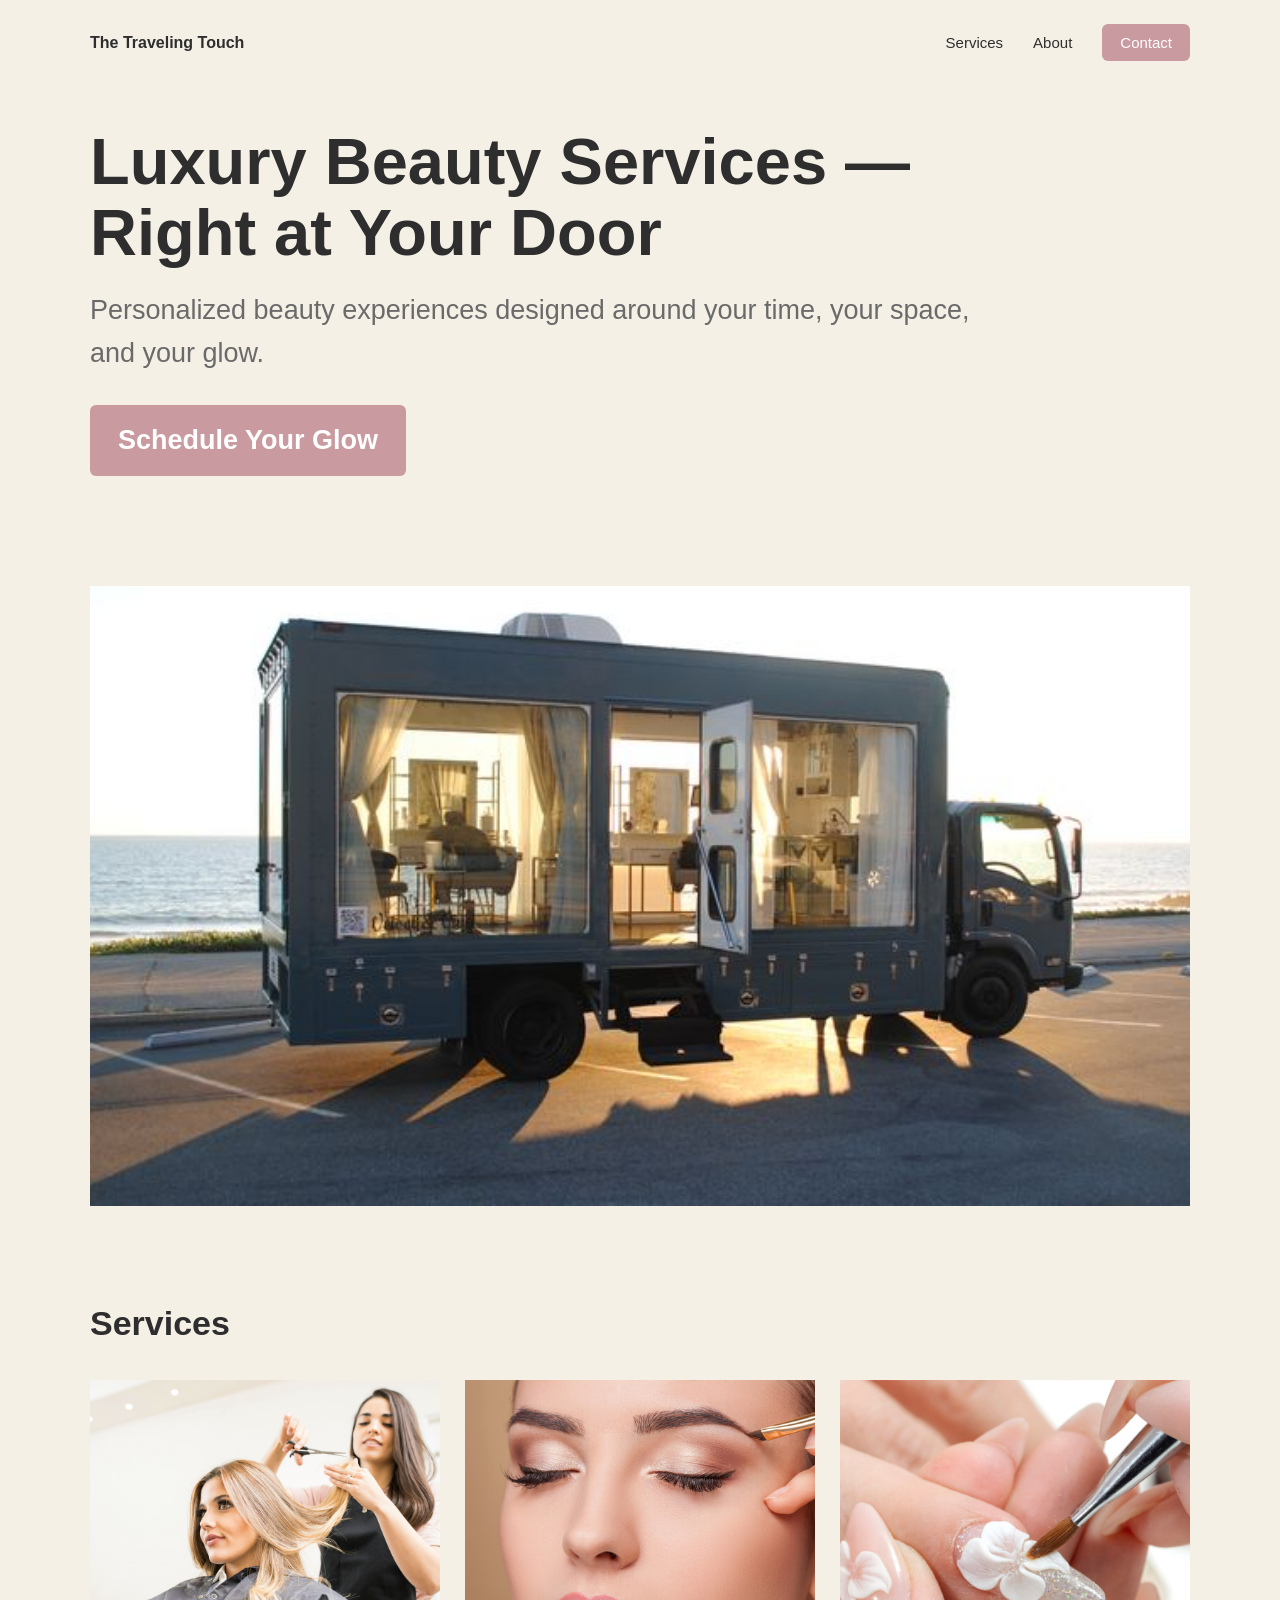
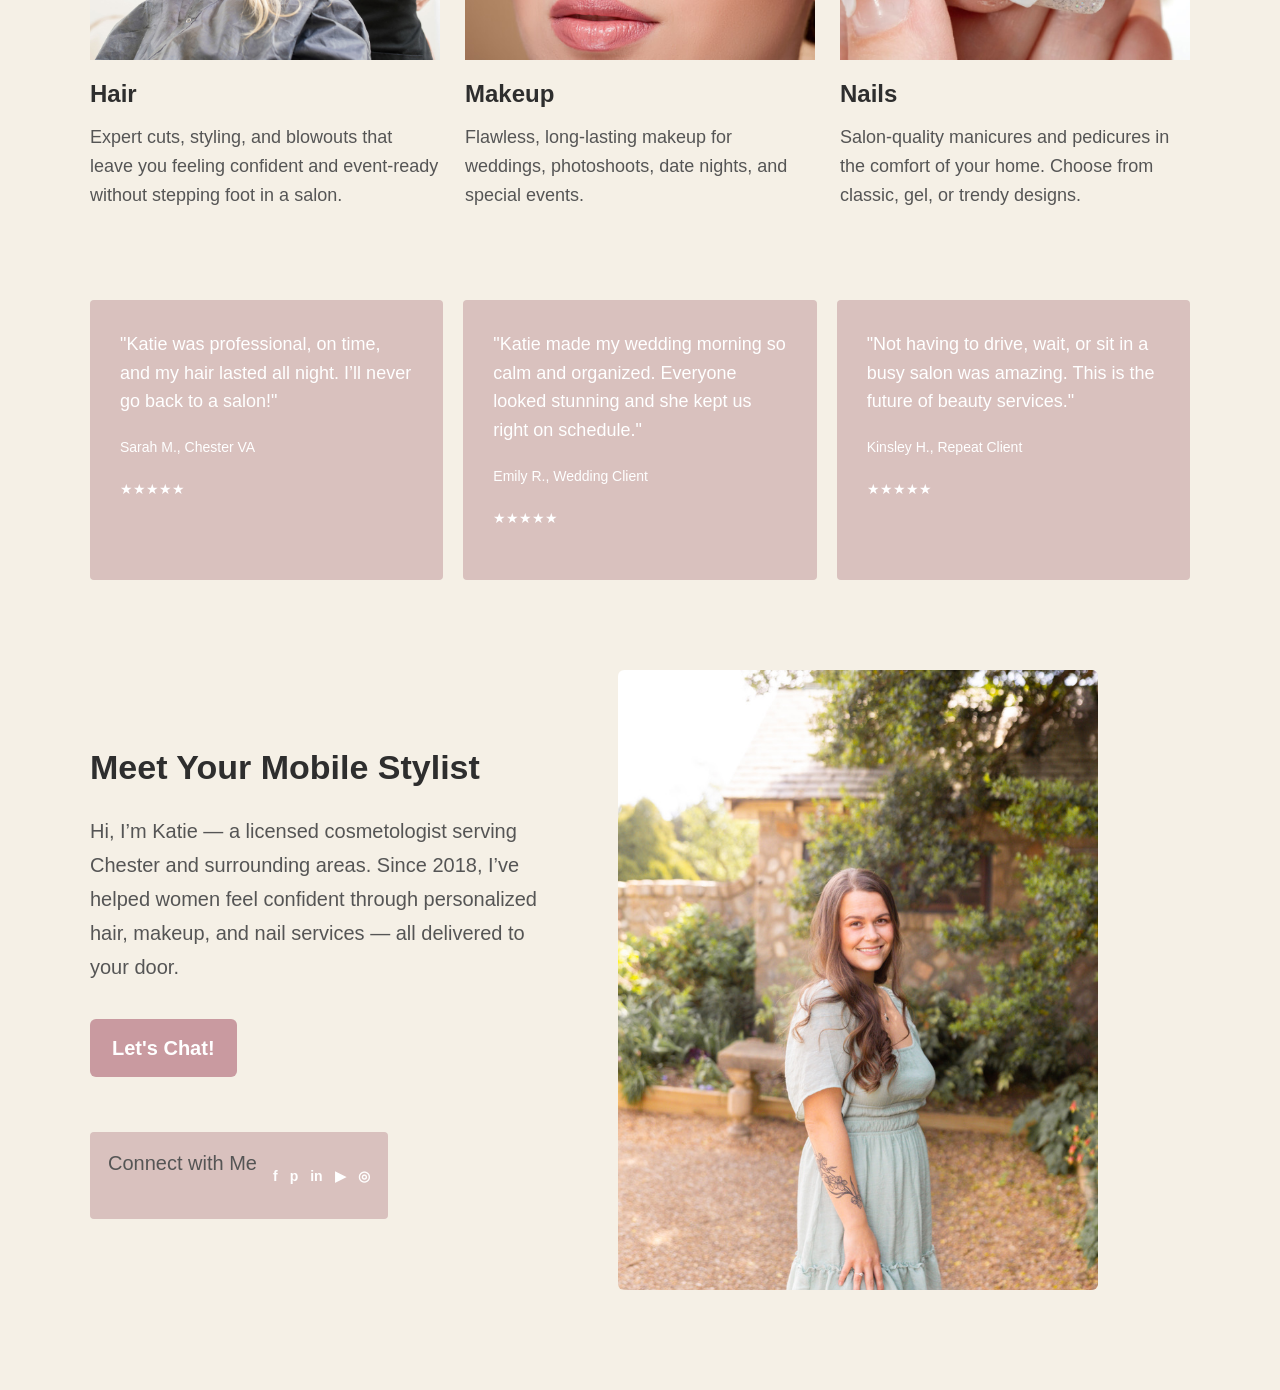
<file: index.html>
<!DOCTYPE html>
<html lang="en">
<head>
<meta charset="UTF-8">
<meta name="viewport" content="width=device-width, initial-scale=1.0">
<title>The Traveling Touch</title>
<link rel="stylesheet" href="css/style.css">
</head>

<body>

<header>
	<div class="container top-bar">
	<h1 class="logo">The Traveling Touch</h1>

	<nav>
		<ul>
		<li><a href="services.html">Services</a></li>
		<li><a href="about.html">About</a></li>
		<li><a href="contact.html" class="contact-btn">Contact</a></li>
		</ul>
		</nav>
	</div>
</header>

<main class="container">

	<section class="hero">
		<h2>Luxury Beauty Services — Right at Your Door</h2>

		<p>
		Personalized beauty experiences designed around your time, your space,
		and your glow.
		</p>

		<p><a href="contact.html" class="hero-btn">Schedule Your Glow</a></p>
	</section>

	<section class="feature-image">
		<img src="images/mobile-salon.jpg" alt="Mobile beauty salon truck">
	</section>

	<section class="services">
		<h2>Services</h2>
		<div class="service-grid">

		   <article class="service-card">
			<img src="images/hair-service.jpg" alt="Hair styling service">
			<h3>Hair</h3>
			<p>
			Expert cuts, styling, and blowouts that leave you feeling confident
			and event-ready without stepping foot in a salon.
			</p>
		   </article>

		   <article class="service-card">
			<img src="images/makeup-service.jpg" alt="Makeup service">
			<h3>Makeup</h3>
			<p>
			Flawless, long-lasting makeup for weddings, photoshoots, date nights,
			and special events.
			</p>
		   </article>

		   <article class="service-card">
			<img src="images/nails-service.jpg" alt="Nail service">
			<h3>Nails</h3>
			<p>
			Salon-quality manicures and pedicures in the comfort of your home.
			Choose from classic, gel, or trendy designs.
			</p>
		   </article>

		</div>
	</section>

	<section class="testimonials">
		<div class="testimonial-grid">

		   <article class="testimonial-card">
			
			<blockquote>
			<p>
			"Katie was professional, on time, and my hair lasted all night.
			I’ll never go back to a salon!"
			</p>
			</blockquote>
			<p class="client">Sarah M., Chester VA</p>
			<p class="client">★★★★★</p>
		   </article>

		   <article class="testimonial-card">

			<blockquote>
			<p>
			"Katie made my wedding morning so calm and organized.
			Everyone looked stunning and she kept us right on schedule."
			</p>
			</blockquote>
			<p class="client">Emily R., Wedding Client</p>
			<p class="client">★★★★★</p>
		  </article>

		  <article class="testimonial-card">

			<blockquote>
			<p>
			"Not having to drive, wait, or sit in a busy salon was amazing.
			This is the future of beauty services."
			</p>
			</blockquote>
			<p class="client">Kinsley H., Repeat Client</p>
			<p class="client">★★★★★</p>
		   </article>
		
		</div>
	</section>

	<section class="about-section">
    <div class="about-grid">

        <div class="about-text">
            <h2>Meet Your Mobile Stylist</h2>

            <p>
            Hi, I’m Katie — a licensed cosmetologist serving Chester and surrounding
            areas. Since 2018, I’ve helped women feel confident through personalized
            hair, makeup, and nail services — all delivered to your door.
            </p>

            <p><a href="contact.html" class="chat-btn">Let's Chat!</a></p>

            <div class="social-box">
                <p>Connect with Me</p>

                <div class="social-links">
                    <a href="#">f</a>
                    <a href="#">p</a>
                    <a href="#">in</a>
                    <a href="#">▶</a>
                    <a href="#">◎</a>
                </div>
            </div>
        </div>

        <div class="about-image">
            <img src="images/stylist-photo.jpg" alt="Katie the mobile stylist">
        </div>

    </div>
</section>


</main>


</body>
</html>
</file>
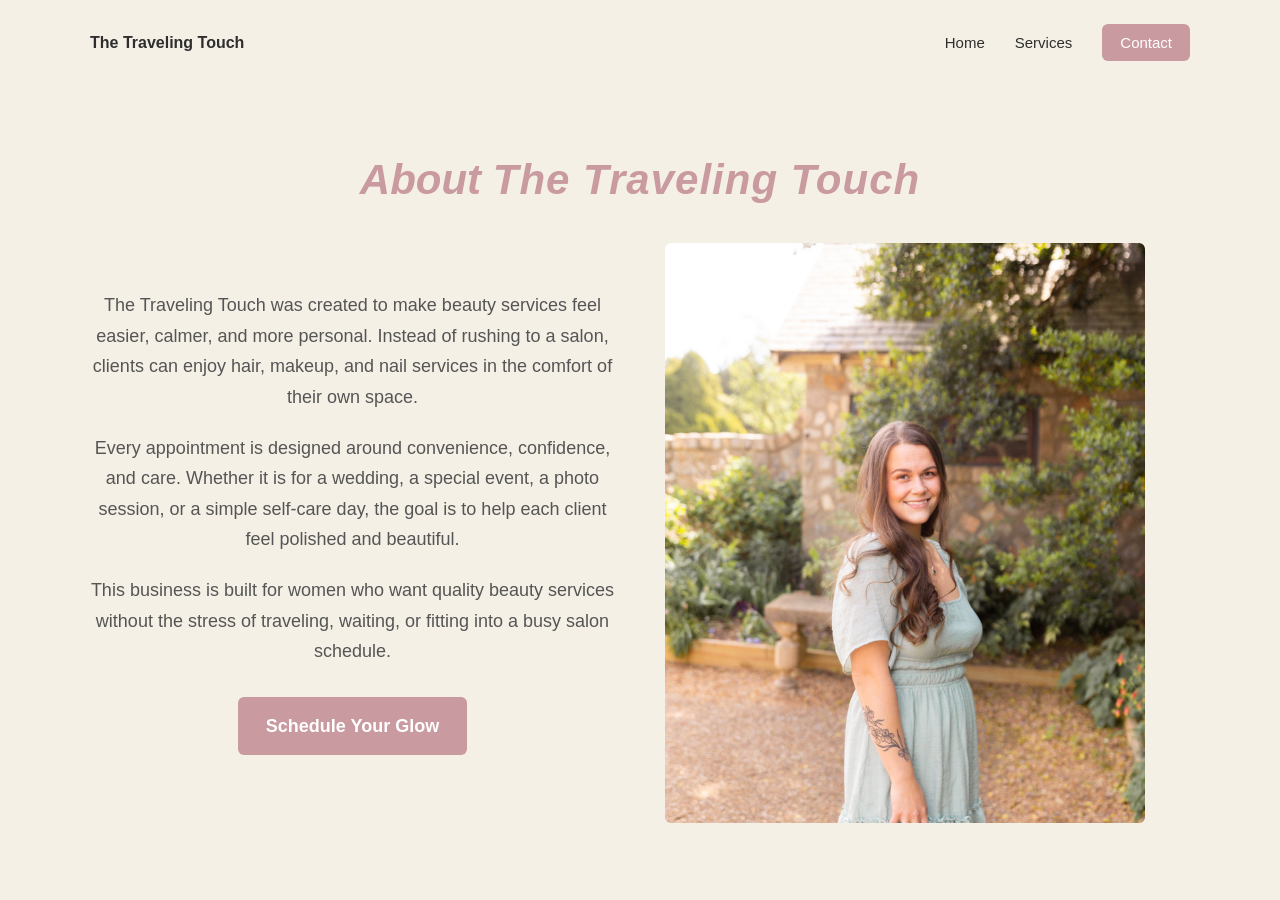
<file: about.html>
<!DOCTYPE html>
<html lang="en">
<head>
<meta charset="UTF-8">
<meta name="viewport" content="width=device-width, initial-scale=1.0">
<title>About | The Traveling Touch</title>
<link rel="stylesheet" href="css/style.css">
</head>

<body>

<header>
    <div class="container top-bar">
        <h1 class="logo">The Traveling Touch</h1>

        <nav>
            <ul>
                <li><a href="index.html">Home</a></li>
                <li><a href="services.html">Services</a></li>
           
                <li><a href="contact.html" class="contact-btn">Contact</a></li>
            </ul>
        </nav>
    </div>
</header>

<main class="container">

<section class="about-page">

    <h2>About <span class="brand-name">The Traveling Touch</span></h2>

    <div class="about-grid">

        <div class="about-text">

            <p>
            The Traveling Touch was created to make beauty services feel easier, calmer, and more personal.
            Instead of rushing to a salon, clients can enjoy hair, makeup, and nail services in the comfort of their own space.
            </p>

            <p>
            Every appointment is designed around convenience, confidence, and care. Whether it is for a wedding,
            a special event, a photo session, or a simple self-care day, the goal is to help each client feel polished and beautiful.
            </p>

            <p>
            This business is built for women who want quality beauty services without the stress of traveling, waiting,
            or fitting into a busy salon schedule.
            </p>

            <p>
                <a href="contact.html" class="hero-btn">Schedule Your Glow</a>
            </p>

        </div>

        <div class="about-image">
            <img src="images/stylist-photo.jpg" alt="Mobile beauty stylist">
        </div>

    </div>

</section>
</main>
</html>
</file>
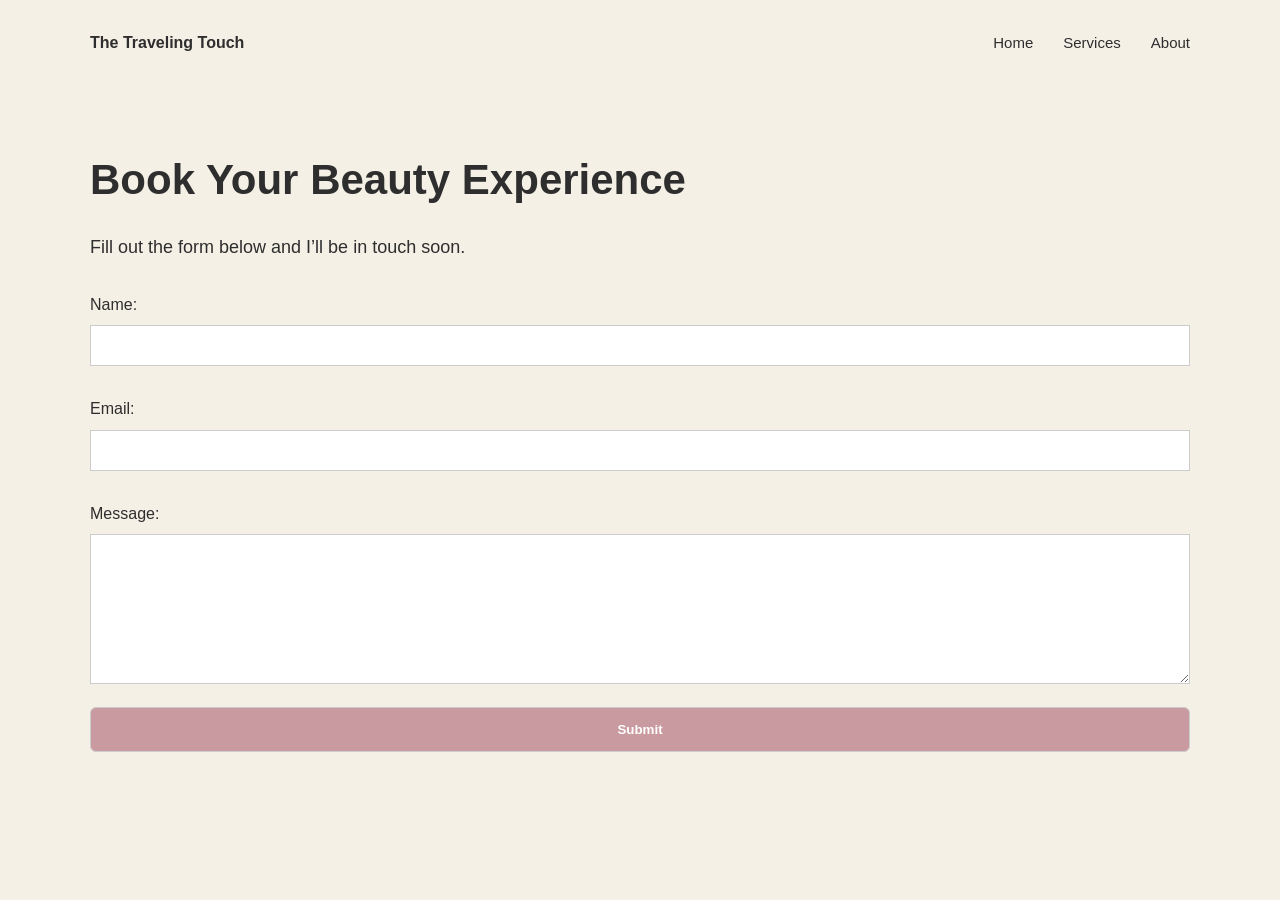
<file: contact.html>
<!DOCTYPE html>
<html lang="en">
<head>
<meta charset="UTF-8">
<meta name="viewport" content="width=device-width, initial-scale=1.0">
<title>Contact | The Traveling Touch</title>
<link rel="stylesheet" href="css/style.css">
</head>

<body>

<header>
<div class="container top-bar">

<h1 class="logo">The Traveling Touch</h1>

<nav>
<ul>
<li><a href="index.html">Home</a></li>
<li><a href="services.html">Services</a></li>
<li><a href="about.html">About</a></li>
</ul>
</nav>

</div>
</header>

<main class="container">

<section class="contact-page">
<h2>Book Your Beauty Experience</h2>
<p>Fill out the form below and I’ll be in touch soon.</p>

<form onsubmit="thankYou()">
<label for="name">Name:</label>
<input type="text" id="name" name="name">

<label for="email">Email:</label>
<input type="email" id="email" name="email">

<label for="message">Message:</label>
<textarea id="message" name="message"></textarea>

<input type="submit" value="Submit" class="hero-btn">
</form>

</section>

</main>
<script src="scripts/script.js"></script>

</body>
</html>
</file>
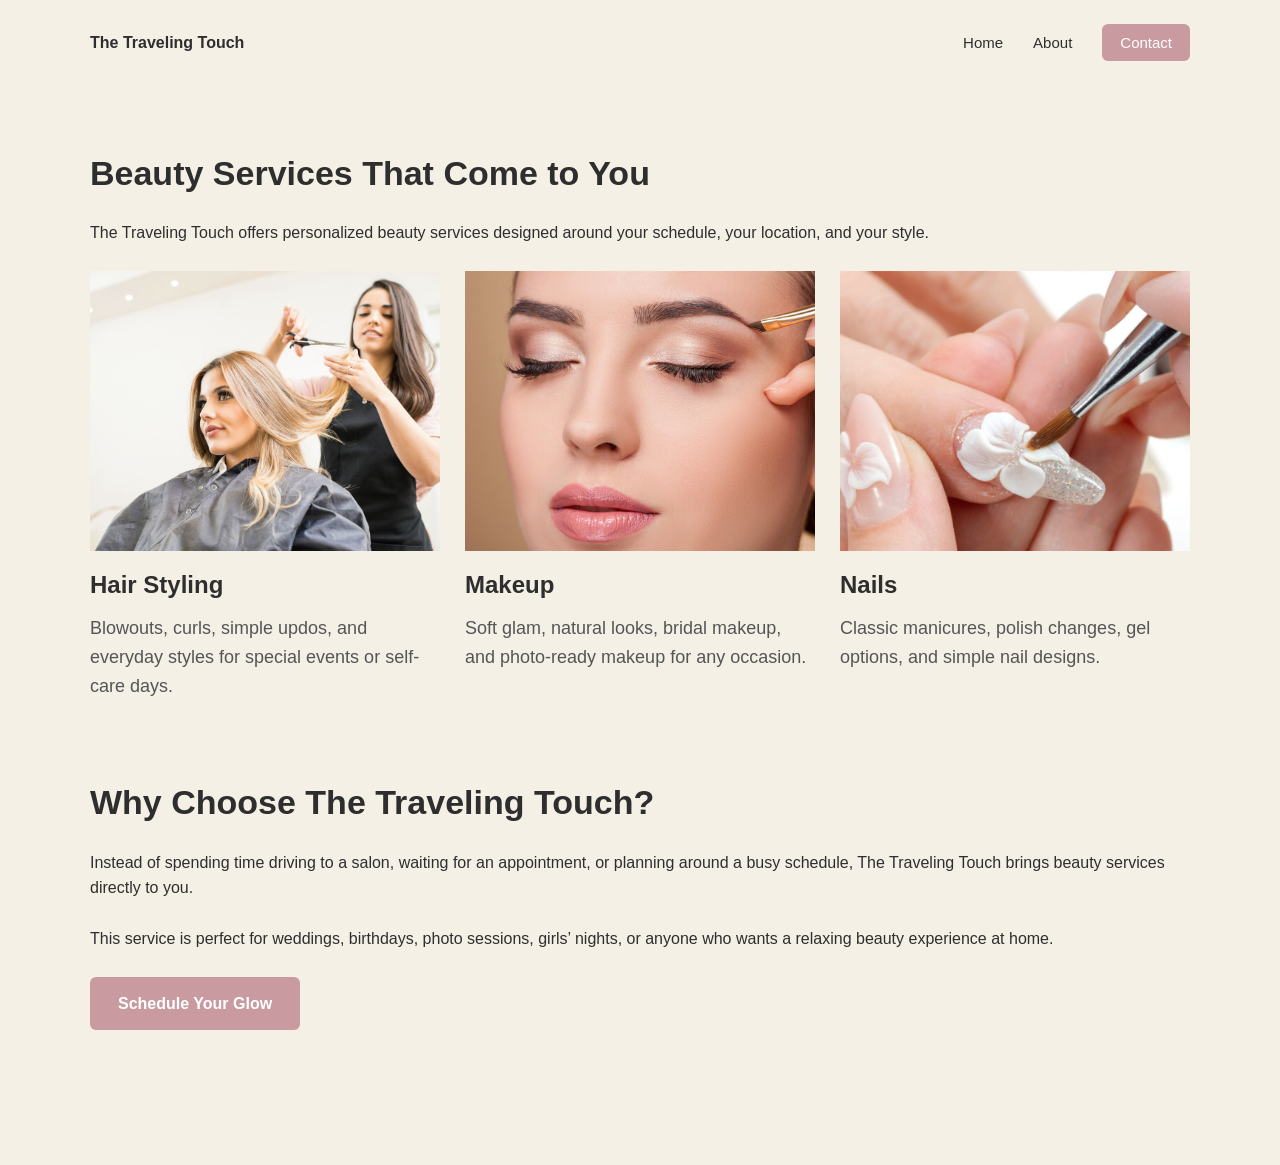
<file: services.html>
<!DOCTYPE html>
<html lang="en">
<head>
<meta charset="UTF-8">
<meta name="viewport" content="width=device-width, initial-scale=1.0">
<title>Services | The Traveling Touch</title>
<link rel="stylesheet" href="css/style.css">
</head>

<body>

<header>
    <div class="container top-bar">
        <h1 class="logo">The Traveling Touch</h1>

        <nav>
            <ul>
                <li><a href="index.html">Home</a></li>
                <li><a href="about.html">About</a></li>
                <li><a href="contact.html" class="contact-btn">Contact</a></li>
            </ul>
        </nav>
    </div>
</header>

<main class="container">

<section class="services-page">
    <h2>Beauty Services That Come to You</h2>

    <p>
    The Traveling Touch offers personalized beauty services designed around your schedule, your            location, and your style.
    </p>

    <div class="service-grid">

        <div class="service-card">
            <img src="images/hair-service.jpg" alt="Hair styling service">
            <h3>Hair Styling</h3>
            <p>
            Blowouts, curls, simple updos, and everyday styles for special events or self-care 		    days.
            </p>
        </div>

        <div class="service-card">
            <img src="images/makeup-service.jpg" alt="Makeup service">
            <h3>Makeup</h3>
            <p>
            Soft glam, natural looks, bridal makeup, and photo-ready makeup for any occasion.
            </p>
        </div>

        <div class="service-card">
            <img src="images/nails-service.jpg" alt="Nail service">
            <h3>Nails</h3>
            <p>
            Classic manicures, polish changes, gel options, and simple nail designs.
            </p>
        </div>

    </div>

    <section class="service-details">
        <h2>Why Choose The Traveling Touch?</h2>

        <p>
        Instead of spending time driving to a salon, waiting for an appointment, or planning 		around a busy schedule,
        The Traveling Touch brings beauty services directly to you.
        </p>

        <p>
        This service is perfect for weddings, birthdays, photo sessions, girls’ nights, or 		anyone who wants a relaxing
        beauty experience at home.
        </p>

        <p>
            <a href="contact.html" class="hero-btn">Schedule Your Glow</a>
        </p>
    </section>

</section>

</main>

</body>
</html>
</file>
<file: css/style.css>
/* Homepage */
* {
    margin: 0;
    padding: 0;
    box-sizing: border-box;
}

/* Page */
body {
    background-color: #F5F0E6;
    color: #2E2E2E;
    font-family: Arial, sans-serif;
    line-height: 1.6;
}

/* Main page container */
.container {
    width: 90%;
    max-width: 1100px;
    margin: 0 auto;
}

/* Header / Navigation */
header {
    padding: 30px 0;
}

.top-bar {
    display: flex;
    justify-content: space-between;
    align-items: center;
}

.logo {
    font-size: 16px;
    font-weight: bold;
}

nav ul {
    list-style: none;
    display: flex;
    gap: 30px;
    align-items: center;
}

nav a {
    text-decoration: none;
    color: #2E2E2E;
    font-size: 15px;
}

.contact-btn {
    background-color: #C99AA0;
    color: white;
    padding: 10px 18px;
    border-radius: 6px;
    text-decoration: none;
}

/* Hero Section */
.hero {
    padding: 40px 0 50px 0;
}

.hero h2 {
    font-size: 65px;
    line-height: 1.1;
    max-width: 900px;
    margin-bottom: 20px;
}

.hero p {
    font-size: 27px;
    color: #6a6a6a;
    max-width: 900px;
    margin-bottom: 30px;
}

.hero-btn {
    display: inline-block;
    background-color: #C99AA0;
    color: white;
    text-decoration: none;
    padding: 14px 28px;
    border-radius: 6px;
    font-weight: bold;
}

/* Large Image */
.feature-image {
    margin: 30px 0 90px 0;
}

.feature-image img {
    width: 100%;
    display: block;
}

/* Section Titles */
section h2 {
    font-size: 34px;
    margin-bottom: 30px;
}

/* Services */
.services {
    padding-bottom: 90px;
}

.service-grid {
    display: flex;
    gap: 25px;
    flex-wrap: wrap;
}

.service-card {
    flex: 1;
    min-width: 250px;
}

.service-card img {
    width: 100%;
    height: 280px;
    object-fit: cover;
    display: block;
    margin-bottom: 15px;
}

.service-card h3 {
    font-size: 24px;
    margin-bottom: 10px;
}

.service-card p {
    font-size: 18px;
    color: #555;
}

/* Testimonials */
.testimonials {
    padding-bottom: 90px;
}

.testimonial-grid {
    display: flex;
    gap: 20px;
    flex-wrap: wrap;
}

.testimonial-card {
    background-color: #D9C1BE;
    padding: 30px;
    flex: 1;
    min-width: 250px;
    border-radius: 4px;
}

.testimonial-card p {
    color: white;
    font-size: 18px;
    margin-bottom: 20px;
}

.testimonial-card .client {
    font-size: 14px;
    color: #fff;
}


/* About / Stylist Section */
/* About / Stylist Section */
.about-section {
    padding-bottom: 100px;
}

.about-section .about-grid {
    display: flex;
    gap: 60px;
    align-items: center;
}

.about-section .about-text {
    width: 45%;
}

.about-section .about-text h2 {
    font-size: 34px;
    margin-bottom: 20px;
}

.about-section .about-text p {
    font-size: 20px;
    color: #555;
    line-height: 1.7;
    margin-bottom: 25px;
    max-width: 500px;
}

.about-section .about-image {
    width: 55%;
}

.about-section .about-image img {
    width: 100%;
    max-width: 480px;
    height: 620px;
    object-fit: cover;
    display: block;
    border-radius: 6px;
}

/* Let's Chat button */
.chat-btn {
    display: inline-block;
    background-color: #C99AA0;
    color: white;
    text-decoration: none;
    padding: 12px 22px;
    border-radius: 6px;
    font-weight: bold;
    margin-top: 10px;
    margin-bottom: 20px;
}

/* Connect with Me box */
.social-box {
    background-color: #D9C1BE;
    padding: 14px 18px;
    border-radius: 4px;
    color: white;
    display: inline-flex;
    align-items: center;
    gap: 16px;
    margin-top: 10px;
}

.social-box p {
    margin: 0;
    font-size: 16px;
    color: white;
}

.social-links {
    display: flex;
    gap: 12px;
}

.social-links a {
    color: white;
    text-decoration: none;
    font-weight: bold;
    font-size: 14px;
}

/* Footer */
footer {
    text-align: center;
    padding: 30px 0;
    font-size: 14px;
    color: #666;
}

/* Contact Page */
.contact-page {
    padding: 60px 0;
}

.contact-page h2 {
    font-size: 42px;
    margin-bottom: 20px;
}

.contact-page p {
    margin-bottom: 30px;
    font-size: 18px;
}

form label {
    display: block;
    margin-bottom: 8px;
    margin-top: 15px;
}

form input,
form textarea {
    width: 100%;
    padding: 12px;
    margin-bottom: 15px;
    border: 1px solid #ccc;
}

form textarea {
    height: 150px;
}

/* Services Page */
.services-page {
    padding: 60px 0;
}

.services-page h2 {
    margin-bottom: 20px;
}

.services-page p {
    margin-bottom: 25px;
}

.service-details {
    padding: 50px 0;
}

/* About Page */
.about-page {
    padding: 60px 0;
}

.about-page h2 {
    text-align: center;
    font-size: 42px;
    margin-bottom: 30px;
    color: #C99AA0;
    font-style: italic;
}

.brand-name {
    letter-spacing: 1px;
}

.about-page .about-grid {
    display: flex;
    gap: 50px;
    align-items: center;
}

.about-page .about-text {
    width: 50%;
    text-align: center;
}

.about-page .about-text p {
    font-size: 18px;
    color: #555;
    line-height: 1.7;
    margin-bottom: 20px;
}

.about-page .about-image {
    width: 50%;
}

.about-page .about-image img {
    width: 100%;
    max-width: 480px;
    height: 580px;
    object-fit: cover;
    display: block;
    border-radius: 6px;
}

.about-page .hero-btn {
    display: inline-block;
    background-color: #C99AA0;
    color: white;
    text-decoration: none;
    padding: 14px 28px;
    border-radius: 6px;
    font-weight: bold;
    margin-top: 10px;
}
</file>
